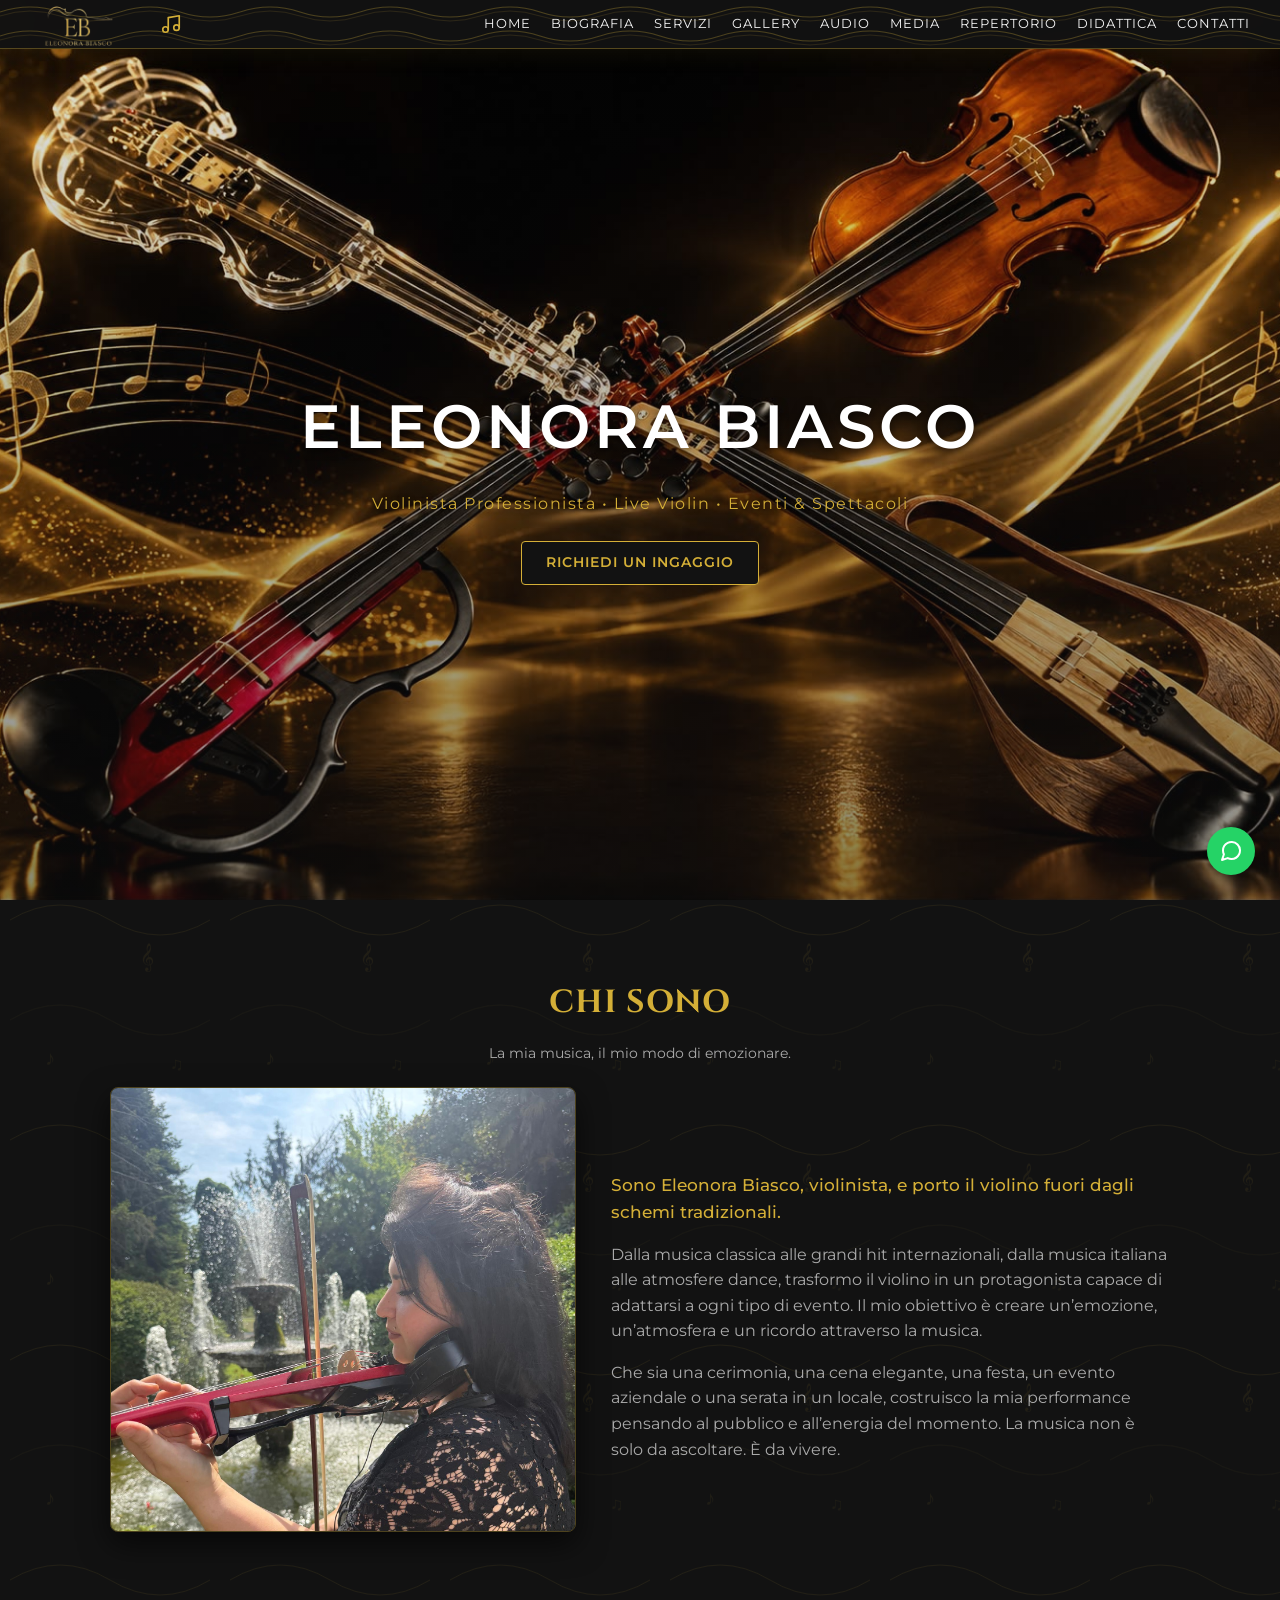
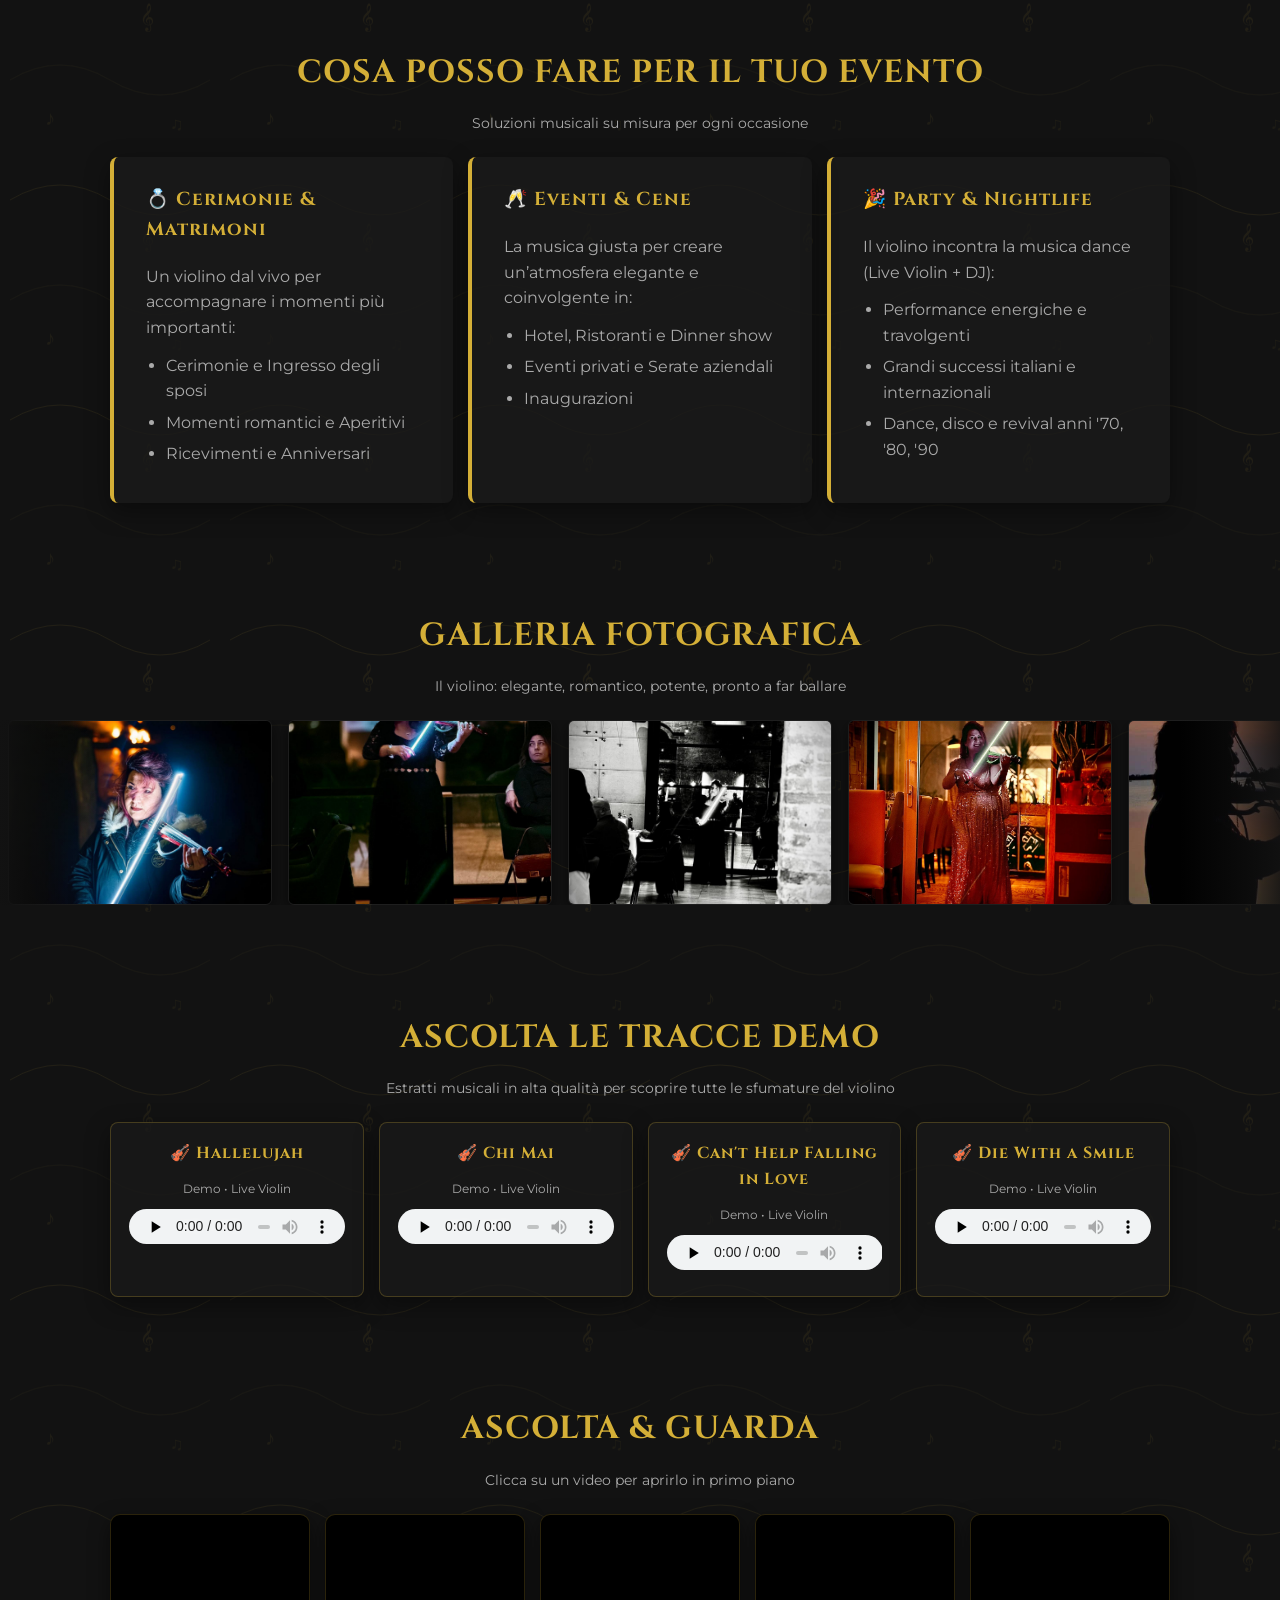
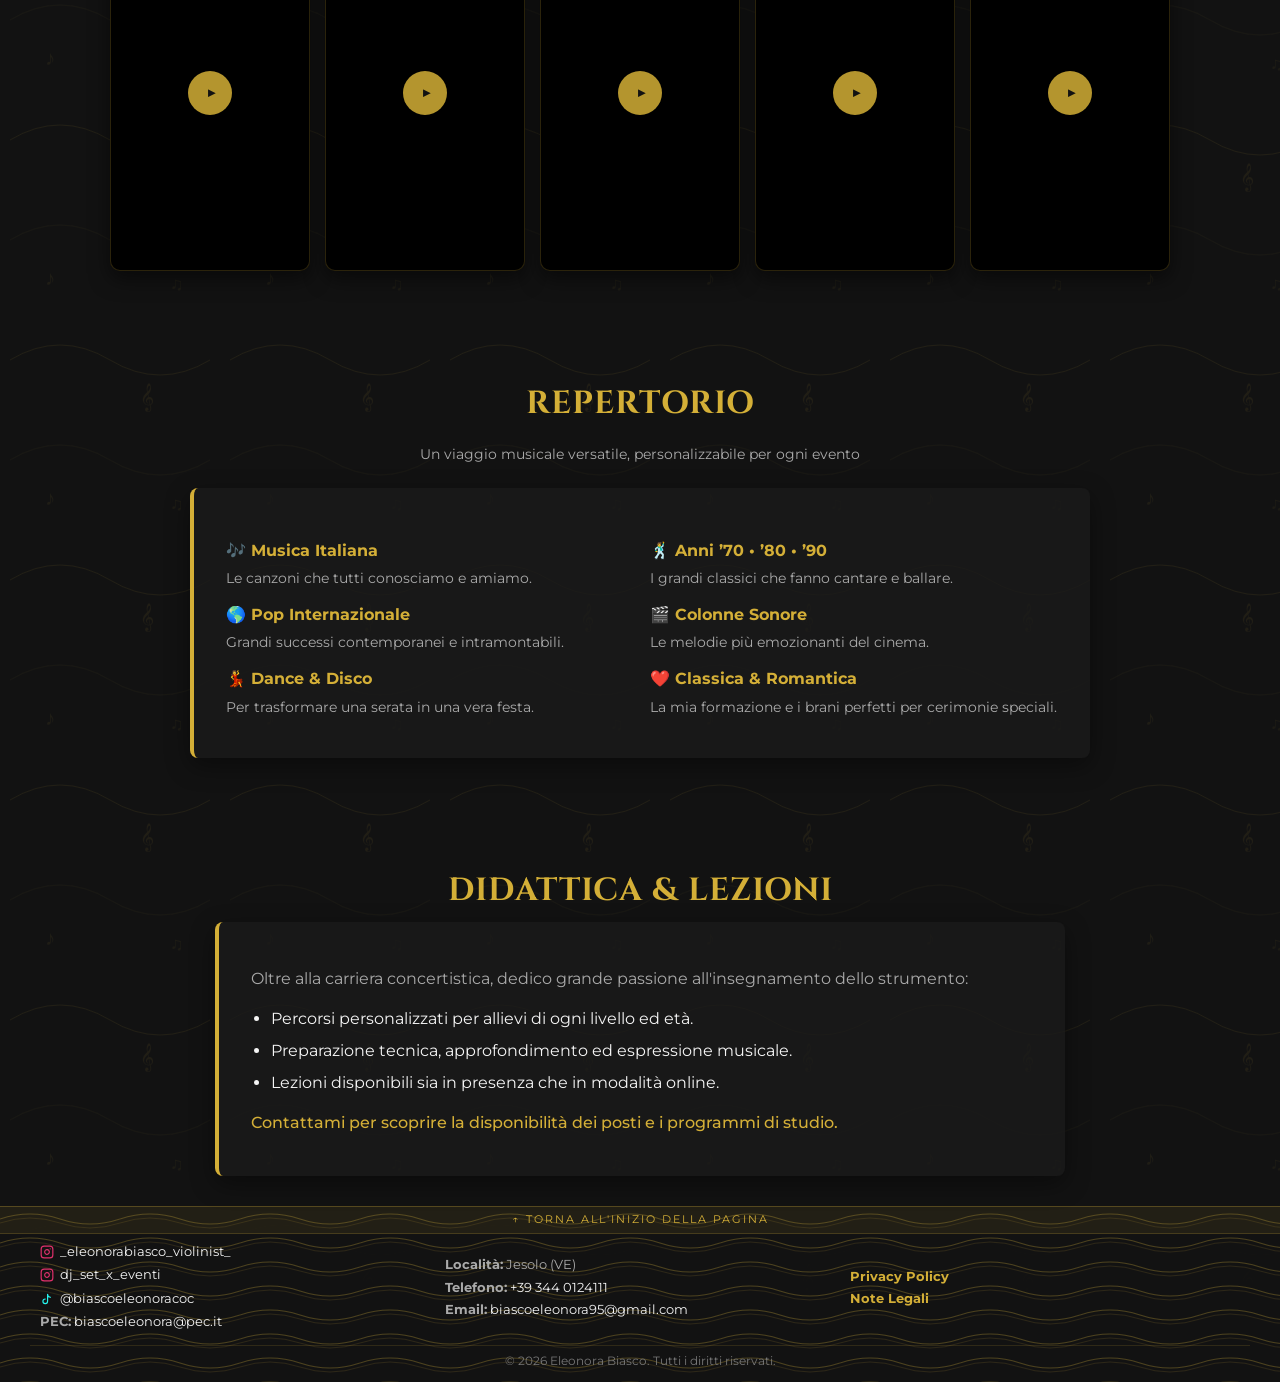
<file: index.html>
<!DOCTYPE html>
<html lang="it">
<head>
  <meta charset="UTF-8">
  <meta name="viewport" content="width=device-width, initial-scale=1.0">
  <title>Eleonora Biasco | Violinista Professionista</title>
  <link rel="stylesheet" href="style.css">
  <link href="https://fonts.googleapis.com/css2?family=Cinzel:wght@400;600;700&family=Great+Vibes&family=Montserrat:wght@300;400;500;600&display=swap" rel="stylesheet">
</head>
<body>

  <!-- Menu di Navigazione Superiore -->
  <header>
    <a href="#home" class="logo-link">
      <img src="img/foto22.png" alt="Eleonora Biasco Logo" class="header-logo" onerror="this.onerror=null; this.src='img/foto22.jpg';">
      <svg class="header-icon-music" xmlns="http://www.w3.org/2000/svg" width="22" height="22" viewBox="0 0 24 24" fill="none" stroke="#d4af37" stroke-width="1.8" stroke-linecap="round" stroke-linejoin="round">
        <path d="M9 18V5l12-2v13"></path>
        <circle cx="6" cy="18" r="3"></circle>
        <circle cx="18" cy="16" r="3"></circle>
      </svg>
    </a>
    <nav>
      <a href="#home">Home</a>
      <a href="#bio">Biografia</a>
      <a href="#servizi">Servizi</a>
      <a href="#gallery">Gallery</a>
      <a href="#audio">Audio</a>
      <a href="#media">Media</a>
      <a href="#repertorio">Repertorio</a>
      <a href="#didattica">Didattica</a>
      <a href="#contatti">Contatti</a>
    </nav>
  </header>

  <!-- Hero Section -->
  <section id="home" class="hero" style="background: url('img/foto23.jpeg') center/cover no-repeat;">
    <div class="hero-overlay"></div>
    <div class="hero-content">
      <h2>Eleonora Biasco</h2>
      <p>Violinista Professionista • Live Violin • Eventi & Spettacoli</p>
      <a href="#contatti" class="btn-hero"><span>Richiedi un Ingaggio</span></a>
    </div>
  </section>

  <!-- Sezione Biografia -->
  <section id="bio" class="bio-section">
    <div class="container">
      <h2 class="reveal-item">Chi Sono</h2>
      <p class="subtitle reveal-item">La mia musica, il mio modo di emozionare.</p>
      <div class="bio-grid reveal-item">
        <div class="bio-img-wrapper">
          <img src="img/foto16.jpeg" alt="Eleonora Biasco Violinista" onerror="this.onerror=null; this.src='img/foto16.jpg';">
        </div>
        <div class="bio-text">
          <p class="lead">Sono Eleonora Biasco, violinista, e porto il violino fuori dagli schemi tradizionali.</p>
          <p>Dalla musica classica alle grandi hit internazionali, dalla musica italiana alle atmosfere dance, trasformo il violino in un protagonista capace di adattarsi a ogni tipo di evento. Il mio obiettivo è creare un’emozione, un’atmosfera e un ricordo attraverso la musica.</p>
          <p>Che sia una cerimonia, una cena elegante, una festa, un evento aziendale o una serata in un locale, costruisco la mia performance pensando al pubblico e all’energia del momento. La musica non è solo da ascoltare. È da vivere.</p>
        </div>
      </div>
    </div>
  </section>

  <!-- Sezione Cosa Posso Fare (Servizi) -->
  <section id="servizi" class="servizi-section">
    <div class="container">
      <h2 class="reveal-item">Cosa Posso Fare Per Il Tuo Evento</h2>
      <p class="subtitle reveal-item">Soluzioni musicali su misura per ogni occasione</p>
      
      <div class="media-grid-services reveal-item" style="display: grid; grid-template-columns: repeat(auto-fit, minmax(280px, 1fr)); gap: 15px;">
        <div class="didattica-box" style="margin: 0; border-left-color: var(--primary-color);">
          <h3 style="color: var(--primary-color); margin-top: 0;">💍 Cerimonie & Matrimoni</h3>
          <p>Un violino dal vivo per accompagnare i momenti più importanti:</p>
          <ul style="margin: 8px 0; padding-left: 20px; color: var(--text-muted);">
            <li>Cerimonie e Ingresso degli sposi</li>
            <li>Momenti romantici e Aperitivi</li>
            <li>Ricevimenti e Anniversari</li>
          </ul>
        </div>

        <div class="didattica-box" style="margin: 0; border-left-color: var(--primary-color);">
          <h3 style="color: var(--primary-color); margin-top: 0;">🥂 Eventi & Cene</h3>
          <p>La musica giusta per creare un’atmosfera elegante e coinvolgente in:</p>
          <ul style="margin: 8px 0; padding-left: 20px; color: var(--text-muted);">
            <li>Hotel, Ristoranti e Dinner show</li>
            <li>Eventi privati e Serate aziendali</li>
            <li>Inaugurazioni</li>
          </ul>
        </div>

        <div class="didattica-box" style="margin: 0; border-left-color: var(--primary-color);">
          <h3 style="color: var(--primary-color); margin-top: 0;">🎉 Party & Nightlife</h3>
          <p>Il violino incontra la musica dance (Live Violin + DJ):</p>
          <ul style="margin: 8px 0; padding-left: 20px; color: var(--text-muted);">
            <li>Performance energiche e travolgenti</li>
            <li>Grandi successi italiani e internazionali</li>
            <li>Dance, disco e revival anni '70, '80, '90</li>
          </ul>
        </div>
      </div>
    </div>
  </section>

  <!-- Galleria Fotografica Infinita -->
  <section id="gallery" class="gallery-section">
    <div class="container">
      <h2 class="reveal-item">Galleria Fotografica</h2>
      <p class="subtitle reveal-item">Il violino: elegante, romantico, potente, pronto a far ballare</p>
    </div>
    <div class="infinite-slider reveal-item">
      <div class="slider-track" id="sliderTrack"></div>
    </div>
  </section>

  <!-- Sezione Audio & Demo -->
  <section id="audio" class="audio-section">
    <div class="container">
      <h2 class="reveal-item">Ascolta le Tracce Demo</h2>
      <p class="subtitle reveal-item">Estratti musicali in alta qualità per scoprire tutte le sfumature del violino</p>
      
      <div class="audio-grid">
        <div class="audio-card reveal-item">
          <h3>🎻 Hallelujah</h3>
          <p class="audio-desc">Demo • Live Violin</p>
          <audio controls preload="none" class="custom-audio">
            <source src="audio/demo1.m4a" type="audio/mp4">
            Il tuo browser non supporta l'elemento audio.
          </audio>
        </div>

        <div class="audio-card reveal-item">
          <h3>🎻 Chi Mai</h3>
          <p class="audio-desc">Demo • Live Violin</p>
          <audio controls preload="none" class="custom-audio">
            <source src="audio/demo2.m4a" type="audio/mp4">
            Il tuo browser non supporta l'elemento audio.
          </audio>
        </div>

        <div class="audio-card reveal-item">
          <h3>🎻 Can't Help Falling in Love</h3>
          <p class="audio-desc">Demo • Live Violin</p>
          <audio controls preload="none" class="custom-audio">
            <source src="audio/demo3.m4a" type="audio/mp4">
            Il tuo browser non supporta l'elemento audio.
          </audio>
        </div>

        <div class="audio-card reveal-item">
          <h3>🎻 Die With a Smile</h3>
          <p class="audio-desc">Demo • Live Violin</p>
          <audio controls preload="none" class="custom-audio">
            <source src="audio/demo4.m4a" type="audio/mp4">
            Il tuo browser non supporta l'elemento audio.
          </audio>
        </div>
      </div>
    </div>
  </section>

  <!-- Sezione Video / Performance -->
  <section id="media" class="media-section">
    <div class="container">
      <h2 class="reveal-item">Ascolta & Guarda</h2>
      <p class="subtitle reveal-item">Clicca su un video per aprirlo in primo piano</p>
      <div class="media-grid">
        <div class="video-wrapper reveal-item" data-src="video/video1.mp4">
          <video muted preload="metadata">
            <source src="video/video1.mp4" type="video/mp4">
            <source src="video/video1.mov" type="video/quicktime">
          </video>
          <div class="play-overlay">▶</div>
        </div>
        <div class="video-wrapper reveal-item" data-src="video/video2.mp4">
          <video muted preload="metadata">
            <source src="video/video2.mp4" type="video/mp4">
            <source src="video/video2.mov" type="video/quicktime">
          </video>
          <div class="play-overlay">▶</div>
        </div>
        <div class="video-wrapper reveal-item" data-src="video/video3.mp4">
          <video muted preload="metadata">
            <source src="video/video3.mp4" type="video/mp4">
            <source src="video/video3.mov" type="video/quicktime">
          </video>
          <div class="play-overlay">▶</div>
        </div>
        <div class="video-wrapper reveal-item" data-src="video/video4.mp4">
          <video muted preload="metadata">
            <source src="video/video4.mp4" type="video/mp4">
            <source src="video/video4.mov" type="video/quicktime">
          </video>
          <div class="play-overlay">▶</div>
        </div>
        <div class="video-wrapper reveal-item" data-src="video/video5.mp4">
          <video muted preload="metadata">
            <source src="video/video5.mp4" type="video/mp4">
            <source src="video/video5.mov" type="video/quicktime">
          </video>
          <div class="play-overlay">▶</div>
        </div>
      </div>
    </div>
  </section>

  <div id="videoModal" class="video-modal">
    <span class="close-modal" id="closeModal">&times;</span>
    <div class="modal-content-wrapper">
      <video id="modalVideo" controls></video>
    </div>
  </div>

  <!-- Sezione Repertorio -->
  <section id="repertorio" class="repertorio-section">
    <div class="container">
      <h2 class="reveal-item">Repertorio</h2>
      <p class="subtitle reveal-item">Un viaggio musicale versatile, personalizzabile per ogni evento</p>
      <div class="didattica-box reveal-item" style="max-width: 900px;">
        <div style="display: grid; grid-template-columns: repeat(auto-fit, minmax(250px, 1fr)); gap: 15px;">
          <div>
            <h4 style="color: var(--primary-color); margin-bottom: 4px;">🎶 Musica Italiana</h4>
            <p style="font-size: 0.88rem; margin-top: 0;">Le canzoni che tutti conosciamo e amiamo.</p>
            
            <h4 style="color: var(--primary-color); margin-bottom: 4px; margin-top: 12px;">🌎 Pop Internazionale</h4>
            <p style="font-size: 0.88rem; margin-top: 0;">Grandi successi contemporanei e intramontabili.</p>

            <h4 style="color: var(--primary-color); margin-bottom: 4px; margin-top: 12px;">💃 Dance & Disco</h4>
            <p style="font-size: 0.88rem; margin-top: 0;">Per trasformare una serata in una vera festa.</p>
          </div>
          <div>
            <h4 style="color: var(--primary-color); margin-bottom: 4px;">🕺 Anni ’70 • ’80 • ’90</h4>
            <p style="font-size: 0.88rem; margin-top: 0;">I grandi classici che fanno cantare e ballare.</p>

            <h4 style="color: var(--primary-color); margin-bottom: 4px; margin-top: 12px;">🎬 Colonne Sonore</h4>
            <p style="font-size: 0.88rem; margin-top: 0;">Le melodie più emozionanti del cinema.</p>

            <h4 style="color: var(--primary-color); margin-bottom: 4px; margin-top: 12px;">❤️ Classica & Romantica</h4>
            <p style="font-size: 0.88rem; margin-top: 0;">La mia formazione e i brani perfetti per cerimonie speciali.</p>
          </div>
        </div>
      </div>
    </div>
  </section>

  <!-- Sezione Didattica -->
  <section id="didattica" class="didattica-section">
    <div class="container">
      <h2 class="reveal-item">Didattica & Lezioni</h2>
      <div class="didattica-box reveal-item">
        <p>Oltre alla carriera concertistica, dedico grande passione all'insegnamento dello strumento:</p>
        <ul>
          <li>Percorsi personalizzati per allievi di ogni livello ed età.</li>
          <li>Preparazione tecnica, approfondimento ed espressione musicale.</li>
          <li>Lezioni disponibili sia in presenza che in modalità online.</li>
        </ul>
        <p class="highlight-text">Contattami per scoprire la disponibilità dei posti e i programmi di studio.</p>
      </div>
    </div>
  </section>

  <!-- Badge WhatsApp Fluttuante -->
  <div class="floating-buttons" id="floatingButtons">
    <a href="https://wa.me/393440124111?text=Ciao,%20vorrei%20ricevere%20maggiori%20informazioni." target="_blank" class="float-btn whatsapp-float" title="Scrivi su WhatsApp">
      <svg xmlns="http://www.w3.org/2000/svg" width="24" height="24" viewBox="0 0 24 24" fill="none" stroke="currentColor" stroke-width="2" stroke-linecap="round" stroke-linejoin="round"><path d="M21 11.5a8.38 8.38 0 0 1-.9 3.8 8.5 8.5 0 0 1-7.6 4.7 8.38 8.38 0 0 1-3.8-.9L3 21l1.9-5.7a8.38 8.38 0 0 1-.9-3.8 8.5 8.5 0 0 1 4.7-7.6 8.38 8.38 0 0 1 3.8-.9h.5a8.48 8.48 0 0 1 8 8v.5z"></path></svg>
    </a>
  </div>

  <!-- Footer -->
  <footer id="contatti">
    <a href="#home" class="footer-top-bar" title="Torna all'inizio">
      ↑ Torna all'inizio della pagina
    </a>
    <div class="footer-content">
      
      <div class="footer-col footer-col-left">
        <a href="https://www.instagram.com/_eleonorabiasco_violinist_?stkn=MXVkNWNlazJsZmQwcQ==" target="_blank" class="footer-social-link">
          <svg xmlns="http://www.w3.org/2000/svg" width="14" height="14" viewBox="0 0 24 24" fill="none" stroke="#E1306C" stroke-width="2" stroke-linecap="round" stroke-linejoin="round"><rect x="2" y="2" width="20" height="20" rx="5" ry="5"></rect><path d="M16 11.37A4 4 0 1 1 12.63 8 4 4 0 0 1 16 11.37z"></path><line x1="17.5" y1="6.5" x2="17.51" y2="6.5"></line></svg>
          _eleonorabiasco_violinist_
        </a>
        <a href="https://www.instagram.com/dj_set_x_eventi?stkn=MWd2aWpudjIzcGs3Mg==" target="_blank" class="footer-social-link">
          <svg xmlns="http://www.w3.org/2000/svg" width="14" height="14" viewBox="0 0 24 24" fill="none" stroke="#E1306C" stroke-width="2" stroke-linecap="round" stroke-linejoin="round"><rect x="2" y="2" width="20" height="20" rx="5" ry="5"></rect><path d="M16 11.37A4 4 0 1 1 12.63 8 4 4 0 0 1 16 11.37z"></path><line x1="17.5" y1="6.5" x2="17.51" y2="6.5"></line></svg>
          dj_set_x_eventi
        </a>
        <a href="https://www.tiktok.com/@biascoeleonoracoc?_r=1&_t=ZN-99b9D42UOcI" target="_blank" class="footer-social-link">
          <svg xmlns="http://www.w3.org/2000/svg" width="14" height="14" viewBox="0 0 24 24" fill="none" stroke="#25F4EE" stroke-width="2" stroke-linecap="round" stroke-linejoin="round"><path d="M9 12a4 4 0 1 0 4 4V4a5 5 0 0 0 5 5"></path></svg>
          @biascoeleonoracoc
        </a>
        <p class="footer-pec"><strong>PEC:</strong> <a href="mailto:biascoeleonora@pec.it">biascoeleonora@pec.it</a></p>
      </div>

      <div class="footer-col footer-col-mid">
        <p class="footer-highlight"><strong>Località:</strong> Jesolo (VE)</p>
        <p class="footer-highlight"><strong>Telefono:</strong> <a href="tel:+393440124111">+39 344 0124111</a></p>
        <p class="footer-highlight"><strong>Email:</strong> <a href="mailto:biascoeleonora95@gmail.com">biascoeleonora95@gmail.com</a></p>
      </div>

      <div class="footer-col footer-col-right">
        <p><a href="privacy.html" class="footer-gold-link">Privacy Policy</a></p>
        <p><a href="note-legali.html" class="footer-gold-link">Note Legali</a></p>
      </div>

    </div>

    <div class="footer-bottom-copyright">
      &copy; 2026 Eleonora Biasco. Tutti i diritti riservati.
    </div>
  </footer>

  <script>
    const observerOptions = {
      root: null,
      rootMargin: '0px',
      threshold: 0.1
    };

    const revealObserver = new IntersectionObserver((entries, observer) => {
      entries.forEach(entry => {
        if (entry.isIntersecting) {
          entry.target.classList.add('active');
        }
      });
    }, observerOptions);

    document.querySelectorAll('.reveal-item').forEach(element => {
      revealObserver.observe(element);
    });

    window.addEventListener('scroll', () => {
      const footer = document.querySelector('footer');
      const floatingButtons = document.getElementById('floatingButtons');
      if (footer && floatingButtons) {
        const footerRect = footer.getBoundingClientRect();
        const windowHeight = window.innerHeight;
        
        if (footerRect.top < windowHeight) {
          floatingButtons.classList.add('hidden');
        } else {
          floatingButtons.classList.remove('hidden');
        }
      }
    });

    const track = document.getElementById('sliderTrack');
    let slidesHTML = '';
    for (let i = 1; i <= 20; i++) {
      let extraClass = (i === 11 || i === 19) ? 'class="fix-contain"' : '';
      slidesHTML += `
        <div class="slide">
          <img src="img/foto${i}.jpeg" alt="Eleonora Biasco Foto ${i}" ${extraClass} onerror="this.onerror=null; this.src='img/foto${i}.jpg';">
        </div>
      `;
    }
    track.innerHTML = slidesHTML + slidesHTML + slidesHTML;
    track.style.width = `calc(280px * 60)`;

    const styleSheet = document.styleSheets[0];
    const keyframes = `
      @keyframes scrollGallery {
        0% { transform: translateX(0); }
        100% { transform: translateX(calc(-280px * 20)); }
      }
    `;
    try { styleSheet.insertRule(keyframes, styleSheet.cssRules.length); } catch (e) {}

    const videoModal = document.getElementById('videoModal');
    const modalVideo = document.getElementById('modalVideo');
    const closeModal = document.getElementById('closeModal');
    const videoWrappers = document.querySelectorAll('.video-wrapper');

    function pauseAllVideos() {
      document.querySelectorAll('video').forEach(vid => {
        vid.pause();
      });
    }

    document.querySelectorAll('video').forEach(videoElement => {
      videoElement.addEventListener('play', () => {
        document.querySelectorAll('video').forEach(other => {
          if (other !== videoElement) {
            other.pause();
          }
        });
      });
    });

    videoWrappers.forEach(wrapper => {
      wrapper.addEventListener('click', () => {
        pauseAllVideos();
        const src = wrapper.getAttribute('data-src');
        modalVideo.src = src;
        videoModal.classList.add('active');
        document.body.style.overflow = 'hidden';
        modalVideo.play();
      });
    });

    function closeVideoModal() {
      modalVideo.pause();
      modalVideo.src = '';
      videoModal.classList.remove('active');
      document.body.style.overflow = 'auto';
    }

    closeModal.addEventListener('click', closeVideoModal);
    
    videoModal.addEventListener('click', (e) => {
      if (e.target === videoModal) {
        closeVideoModal();
      }
    });

    document.addEventListener('keydown', (e) => {
      if (e.key === 'Escape') {
        closeVideoModal();
      }
    });
  </script>

</body>
</html>
</file>
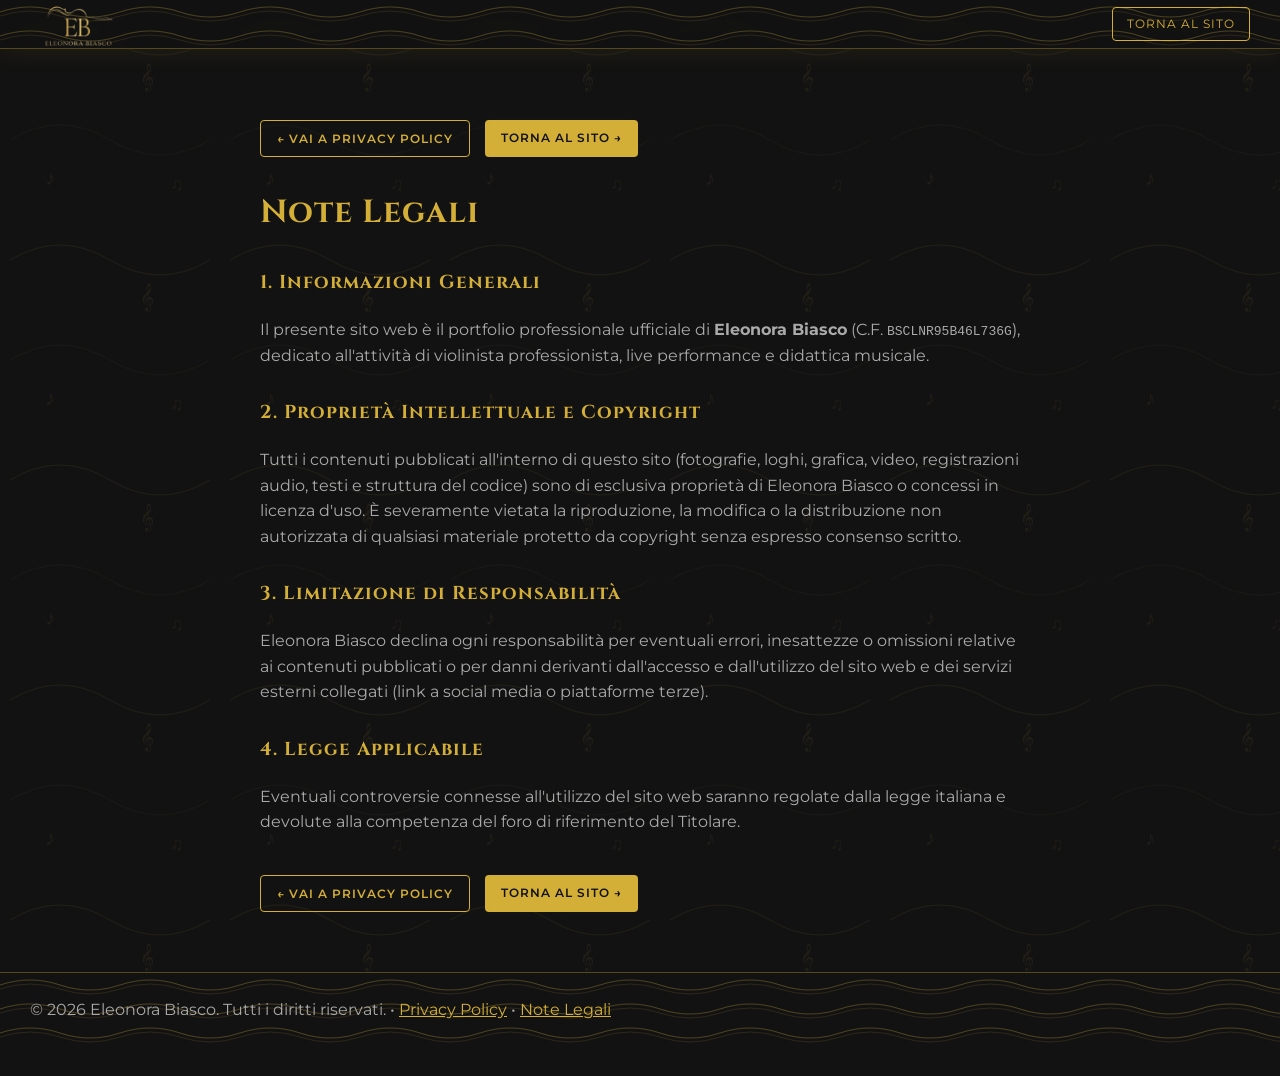
<file: note-legali.html>
<!DOCTYPE html>
<html lang="it">
<head>
  <meta charset="UTF-8">
  <meta name="viewport" content="width=device-width, initial-scale=1.0">
  <title>Note Legali | Eleonora Biasco</title>
  <link rel="stylesheet" href="style.css">
  <link href="https://fonts.googleapis.com/css2?family=Cinzel:wght@400;600;700&family=Montserrat:wght@300;400;500;600&display=swap" rel="stylesheet">
</head>
<body style="padding-top: 80px;">

  <header>
    <a href="index.html#home" class="logo-link">
      <img src="img/foto22.png" alt="Logo" class="header-logo" onerror="this.onerror=null; this.src='img/foto22.jpg';">
    </a>
    <nav>
      <a href="index.html#home" style="color: var(--primary-color); border: 1px solid var(--primary-color); padding: 6px 14px; border-radius: 4px; text-decoration: none; font-size: 0.75rem; text-transform: uppercase; letter-spacing: 1px;">Torna al Sito</a>
    </nav>
  </header>

  <div class="container" style="max-width: 800px; padding: 40px 20px; color: var(--text-muted);">
    
    <!-- Pulsanti di navigazione rapida -->
    <div style="display: flex; gap: 15px; margin-bottom: 30px; flex-wrap: wrap;">
      <a href="privacy.html" style="background-color: transparent; border: 1px solid var(--primary-color); color: var(--primary-color); padding: 8px 16px; border-radius: 4px; text-decoration: none; font-weight: 600; font-size: 0.75rem; text-transform: uppercase; letter-spacing: 1px;">← Vai a Privacy Policy</a>
      <a href="index.html#home" style="background-color: var(--primary-color); color: #121212; padding: 8px 16px; border-radius: 4px; text-decoration: none; font-weight: 600; font-size: 0.75rem; text-transform: uppercase; letter-spacing: 1px;">Torna al Sito →</a>
    </div>

    <h1 style="color: var(--primary-color); font-family: var(--font-heading); margin-bottom: 30px;">Note Legali</h1>
    
    <h3 style="color: var(--primary-color); margin-top: 30px;">1. Informazioni Generali</h3>
    <p>Il presente sito web è il portfolio professionale ufficiale di <strong>Eleonora Biasco</strong> (C.F. <code>BSCLNR95B46L736G</code>), dedicato all'attività di violinista professionista, live performance e didattica musicale.</p>

    <h3 style="color: var(--primary-color); margin-top: 30px;">2. Proprietà Intellettuale e Copyright</h3>
    <p>Tutti i contenuti pubblicati all'interno di questo sito (fotografie, loghi, grafica, video, registrazioni audio, testi e struttura del codice) sono di esclusiva proprietà di Eleonora Biasco o concessi in licenza d'uso. È severamente vietata la riproduzione, la modifica o la distribuzione non autorizzata di qualsiasi materiale protetto da copyright senza espresso consenso scritto.</p>

    <h3 style="color: var(--primary-color); margin-top: 30px;">3. Limitazione di Responsabilità</h3>
    <p>Eleonora Biasco declina ogni responsabilità per eventuali errori, inesattezze o omissioni relative ai contenuti pubblicati o per danni derivanti dall'accesso e dall'utilizzo del sito web e dei servizi esterni collegati (link a social media o piattaforme terze).</p>

    <h3 style="color: var(--primary-color); margin-top: 30px;">4. Legge Applicabile</h3>
    <p>Eventuali controversie connesse all'utilizzo del sito web saranno regolate dalla legge italiana e devolute alla competenza del foro di riferimento del Titolare.</p>
    
    <!-- Pulsanti di navigazione in fondo -->
    <div style="display: flex; gap: 15px; margin-top: 40px; margin-bottom: 20px; flex-wrap: wrap;">
      <a href="privacy.html" style="background-color: transparent; border: 1px solid var(--primary-color); color: var(--primary-color); padding: 8px 16px; border-radius: 4px; text-decoration: none; font-weight: 600; font-size: 0.75rem; text-transform: uppercase; letter-spacing: 1px;">← Vai a Privacy Policy</a>
      <a href="index.html#home" style="background-color: var(--primary-color); color: #121212; padding: 8px 16px; border-radius: 4px; text-decoration: none; font-weight: 600; font-size: 0.75rem; text-transform: uppercase; letter-spacing: 1px;">Torna al Sito →</a>
    </div>

  </div>

  <footer>
    <p>&copy; 2026 Eleonora Biasco. Tutti i diritti riservati. • <a href="privacy.html" style="color: var(--primary-color);">Privacy Policy</a> • <a href="note-legali.html" style="color: var(--primary-color);">Note Legali</a></p>
  </footer>

</body>
</html>
</file>
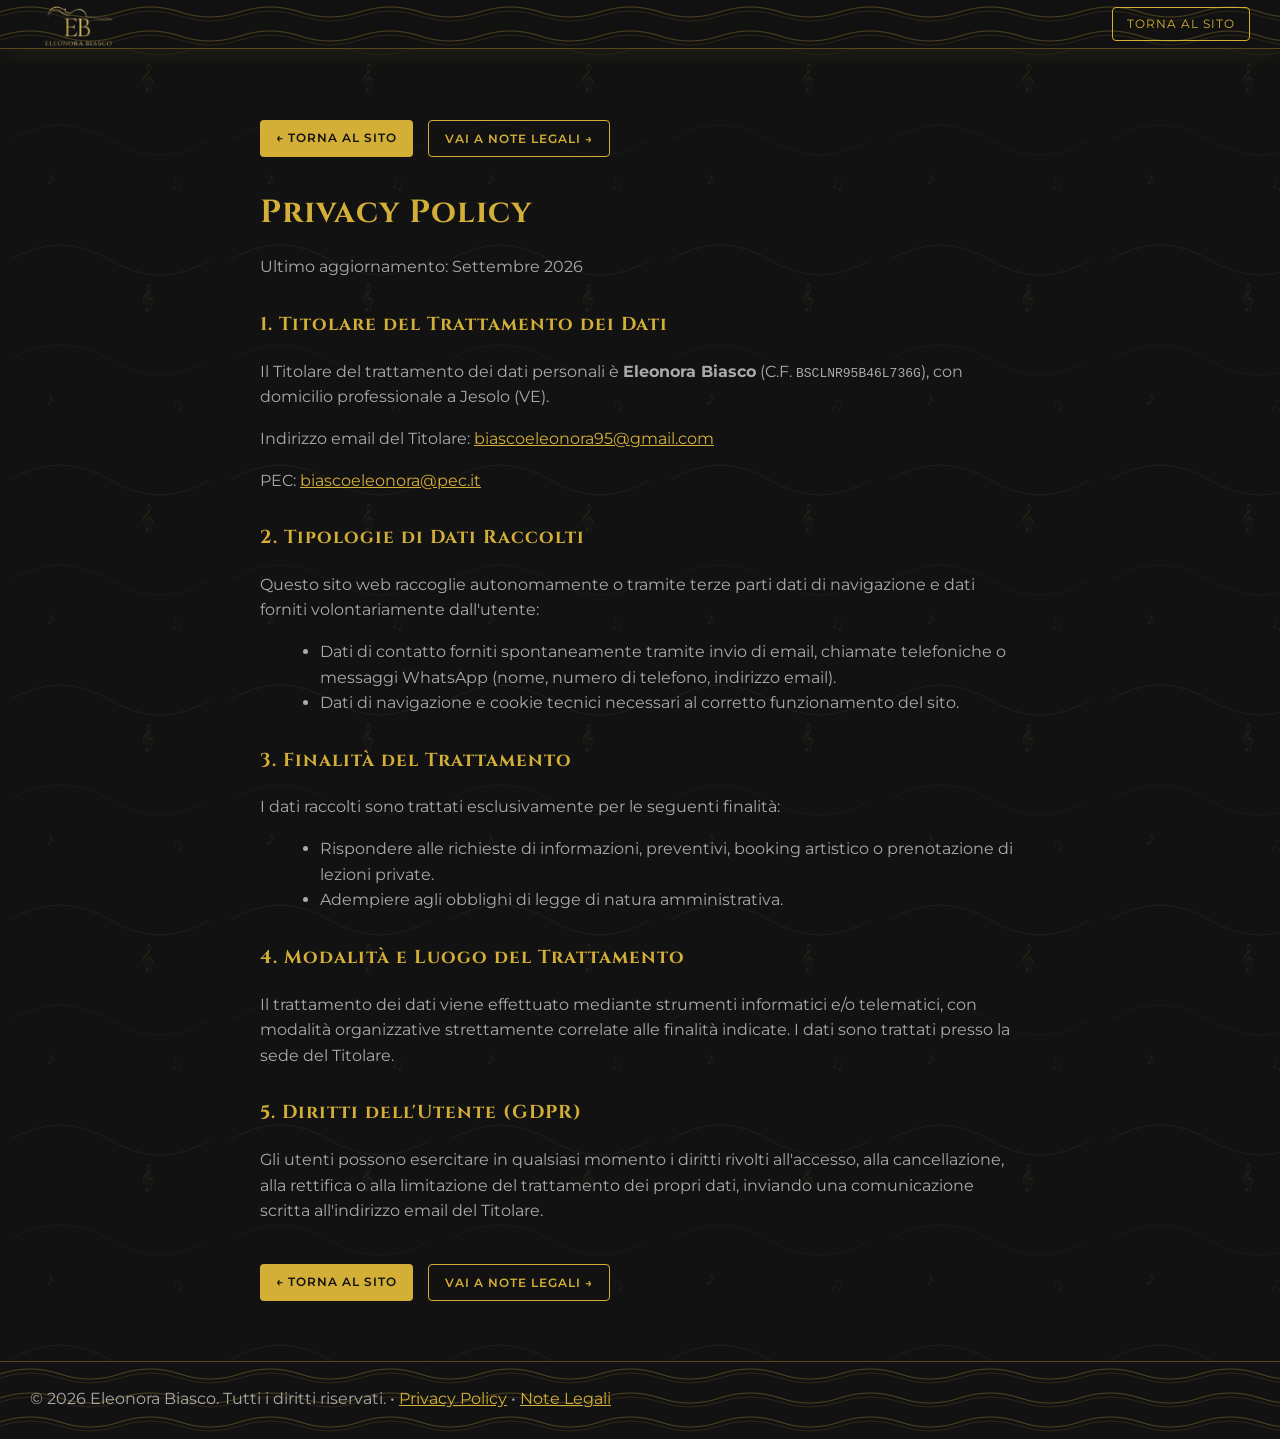
<file: privacy.html>
<!DOCTYPE html>
<html lang="it">
<head>
  <meta charset="UTF-8">
  <meta name="viewport" content="width=device-width, initial-scale=1.0">
  <title>Privacy Policy | Eleonora Biasco</title>
  <link rel="stylesheet" href="style.css">
  <link href="https://fonts.googleapis.com/css2?family=Cinzel:wght@400;600;700&family=Montserrat:wght@300;400;500;600&display=swap" rel="stylesheet">
</head>
<body style="padding-top: 80px;">

  <header>
    <a href="index.html#home" class="logo-link">
      <img src="img/foto22.png" alt="Logo" class="header-logo" onerror="this.onerror=null; this.src='img/foto22.jpg';">
    </a>
    <nav>
      <a href="index.html#home" style="color: var(--primary-color); border: 1px solid var(--primary-color); padding: 6px 14px; border-radius: 4px; text-decoration: none; font-size: 0.75rem; text-transform: uppercase; letter-spacing: 1px;">Torna al Sito</a>
    </nav>
  </header>

  <div class="container" style="max-width: 800px; padding: 40px 20px; color: var(--text-muted);">
    
    <!-- Pulsanti di navigazione rapida -->
    <div style="display: flex; gap: 15px; margin-bottom: 30px; flex-wrap: wrap;">
      <a href="index.html#home" style="background-color: var(--primary-color); color: #121212; padding: 8px 16px; border-radius: 4px; text-decoration: none; font-weight: 600; font-size: 0.75rem; text-transform: uppercase; letter-spacing: 1px;">← Torna al Sito</a>
      <a href="note-legali.html" style="background-color: transparent; border: 1px solid var(--primary-color); color: var(--primary-color); padding: 8px 16px; border-radius: 4px; text-decoration: none; font-weight: 600; font-size: 0.75rem; text-transform: uppercase; letter-spacing: 1px;">Vai a Note Legali →</a>
    </div>

    <h1 style="color: var(--primary-color); font-family: var(--font-heading); margin-bottom: 10px;">Privacy Policy</h1>
    <p style="margin-bottom: 30px;">Ultimo aggiornamento: Settembre 2026</p>

    <h3 style="color: var(--primary-color); margin-top: 30px;">1. Titolare del Trattamento dei Dati</h3>
    <p>Il Titolare del trattamento dei dati personali è <strong>Eleonora Biasco</strong> (C.F. <code>BSCLNR95B46L736G</code>), con domicilio professionale a Jesolo (VE).</p>
    <p>Indirizzo email del Titolare: <a href="mailto:biascoeleonora95@gmail.com" style="color: var(--primary-color);">biascoeleonora95@gmail.com</a></p>
    <p>PEC: <a href="mailto:biascoeleonora@pec.it" style="color: var(--primary-color);">biascoeleonora@pec.it</a></p>

    <h3 style="color: var(--primary-color); margin-top: 30px;">2. Tipologie di Dati Raccolti</h3>
    <p>Questo sito web raccoglie autonomamente o tramite terze parti dati di navigazione e dati forniti volontariamente dall'utente:</p>
    <ul style="margin-left: 20px; margin-bottom: 15px;">
      <li>Dati di contatto forniti spontaneamente tramite invio di email, chiamate telefoniche o messaggi WhatsApp (nome, numero di telefono, indirizzo email).</li>
      <li>Dati di navigazione e cookie tecnici necessari al corretto funzionamento del sito.</li>
    </ul>

    <h3 style="color: var(--primary-color); margin-top: 30px;">3. Finalità del Trattamento</h3>
    <p>I dati raccolti sono trattati esclusivamente per le seguenti finalità:</p>
    <ul style="margin-left: 20px; margin-bottom: 15px;">
      <li>Rispondere alle richieste di informazioni, preventivi, booking artistico o prenotazione di lezioni private.</li>
      <li>Adempiere agli obblighi di legge di natura amministrativa.</li>
    </ul>

    <h3 style="color: var(--primary-color); margin-top: 30px;">4. Modalità e Luogo del Trattamento</h3>
    <p>Il trattamento dei dati viene effettuato mediante strumenti informatici e/o telematici, con modalità organizzative strettamente correlate alle finalità indicate. I dati sono trattati presso la sede del Titolare.</p>

    <h3 style="color: var(--primary-color); margin-top: 30px;">5. Diritti dell'Utente (GDPR)</h3>
    <p>Gli utenti possono esercitare in qualsiasi momento i diritti rivolti all'accesso, alla cancellazione, alla rettifica o alla limitazione del trattamento dei propri dati, inviando una comunicazione scritta all'indirizzo email del Titolare.</p>
    
    <!-- Pulsanti di navigazione in fondo -->
    <div style="display: flex; gap: 15px; margin-top: 40px; margin-bottom: 20px; flex-wrap: wrap;">
      <a href="index.html#home" style="background-color: var(--primary-color); color: #121212; padding: 8px 16px; border-radius: 4px; text-decoration: none; font-weight: 600; font-size: 0.75rem; text-transform: uppercase; letter-spacing: 1px;">← Torna al Sito</a>
      <a href="note-legali.html" style="background-color: transparent; border: 1px solid var(--primary-color); color: var(--primary-color); padding: 8px 16px; border-radius: 4px; text-decoration: none; font-weight: 600; font-size: 0.75rem; text-transform: uppercase; letter-spacing: 1px;">Vai a Note Legali →</a>
    </div>

  </div>

  <footer>
    <p>&copy; 2026 Eleonora Biasco. Tutti i diritti riservati. • <a href="privacy.html" style="color: var(--primary-color);">Privacy Policy</a> • <a href="note-legali.html" style="color: var(--primary-color);">Note Legali</a></p>
  </footer>

</body>
</html>
</file>
<file: style.css>
/* VARIABILI PER I COLORI E FONT */
:root {
  --primary-color: #d4af37;
  --bg-color: #121212;
  --bg-card: rgba(26, 26, 26, 0.75);
  --text-color: #f5f5f5;
  --text-muted: #aaaaaa;
  --font-heading: 'Cinzel', serif;
  --font-body: 'Montserrat', sans-serif;
  --font-name: 'Great Vibes', cursive;
}

html {
  scroll-behavior: smooth;
  box-sizing: border-box;
}

*, *:before, *:after {
  box-sizing: inherit;
}

body {
  font-family: var(--font-body);
  margin: 0;
  padding: 0;
  background-color: var(--bg-color);
  background-image: url("data:image/svg+xml,%3Csvg width='220' height='220' viewBox='0 0 220 220' xmlns='http://www.w3.org/2000/svg'%3E%3Cpath d='M10 40 Q 60 10, 110 40 T 210 40' fill='none' stroke='%23d4af37' stroke-width='1' opacity='0.08'/%3E%3Cpath d='M10 140 Q 60 110, 110 140 T 210 140' fill='none' stroke='%23d4af37' stroke-width='0.7' opacity='0.06'/%3E%3Ctext x='140' y='85' fill='%23d4af37' opacity='0.075' font-size='24' font-family='serif'%3E𝄞%3C/text%3E%3Ctext x='45' y='185' fill='%23d4af37' opacity='0.065' font-size='20'%3E♪%3C/text%3E%3Ctext x='170' y='190' fill='%23d4af37' opacity='0.06' font-size='18'%3E♫%3C/text%3E%3C/svg%3E");
  background-repeat: repeat;
  color: var(--text-color);
  line-height: 1.6;
  overflow-x: hidden;
}

h1, h2, h3 {
  font-family: var(--font-heading);
  letter-spacing: 1px;
}

.container {
  max-width: 1100px;
  margin: 0 auto;
  padding: 0 20px;
  width: 100%;
}

/* HEADER E MENU DI NAVIGAZIONE */
header {
  position: fixed;
  top: 0;
  width: 100%;
  background-color: rgba(18, 18, 18, 0.95);
  background-image: url("data:image/svg+xml,%3Csvg width='120' height='24' viewBox='0 0 120 24' xmlns='http://www.w3.org/2000/svg'%3E%3Cpath d='M0 12 Q 30 2, 60 12 T 120 12' fill='none' stroke='%23d4af37' stroke-width='1.1' opacity='0.3'/%3E%3Cpath d='M0 16 Q 30 6, 60 16 T 120 16' fill='none' stroke='%23d4af37' stroke-width='0.7' opacity='0.2'/%3E%3C/svg%3E");
  background-repeat: repeat;
  backdrop-filter: blur(8px);
  padding: 4px 30px;
  display: flex;
  justify-content: space-between;
  align-items: center;
  z-index: 1000;
  border-bottom: 1px solid rgba(212, 175, 55, 0.35);
  box-shadow: 0 4px 25px rgba(212, 175, 55, 0.08);
}

.logo-link {
  position: relative;
  display: flex;
  align-items: center;
  gap: 12px;
  height: 40px;
  text-decoration: none;
}

.header-logo {
  height: 125px; 
  width: auto;
  position: absolute;
  top: 50%;
  left: -4px;
  transform: translateY(-54%);
  display: block;
}

.header-icon-music {
  margin-left: 130px;
  transition: transform 0.3s ease, filter 0.3s ease;
}

.logo-link:hover .header-icon-music {
  transform: scale(1.1);
  filter: drop-shadow(0 0 6px rgba(212, 175, 55, 0.6));
}

nav {
  display: flex;
  flex-wrap: wrap;
}

nav a {
  color: var(--text-color);
  text-decoration: none;
  margin-left: 20px;
  font-size: 0.8rem;
  text-transform: uppercase;
  letter-spacing: 1px;
  position: relative;
  transition: color 0.3s ease, text-shadow 0.3s ease, transform 0.3s ease;
}

nav a::after {
  content: '';
  position: absolute;
  width: 0;
  height: 2px;
  bottom: -4px;
  left: 0;
  background-color: var(--primary-color);
  box-shadow: 0 0 10px var(--primary-color);
  transition: width 0.3s ease;
}

nav a:hover {
  color: var(--primary-color);
  text-shadow: 0 0 12px rgba(212, 175, 55, 0.7);
  transform: translateY(-1px);
}

nav a:hover::after {
  width: 100%;
}

/* HERO SECTION */
.hero {
  height: 100vh;
  position: relative;
  display: flex;
  justify-content: center;
  align-items: center;
  text-align: center;
}

.hero-overlay {
  position: absolute;
  top: 0;
  left: 0;
  width: 100%;
  height: 100%;
  background: linear-gradient(rgba(18, 18, 18, 0.1), rgba(18, 18, 18, 0.5));
}

.hero-content {
  position: relative;
  z-index: 2;
  padding: 0 20px;
  max-width: 100%;
}

.hero-content h2 {
  font-family: var(--font-body);
  font-size: 3.8rem;
  color: #fff;
  margin-bottom: 10px;
  letter-spacing: 4px;
  font-weight: 600;
  text-transform: uppercase;
  text-shadow: 0 2px 10px rgba(0,0,0,0.6);
}

.hero-content p {
  font-size: 1rem; 
  color: var(--primary-color);
  margin-bottom: 25px;
  letter-spacing: 1.5px;
  font-weight: 400;
  text-shadow: 0 1px 5px rgba(0,0,0,0.6);
}

.btn-hero {
  position: relative;
  display: inline-block;
  background-color: #121212;
  color: var(--primary-color);
  border: 1px solid var(--primary-color);
  padding: 10px 24px; 
  border-radius: 4px;
  font-weight: 600;
  font-size: 0.85rem;
  text-decoration: none;
  text-transform: uppercase;
  letter-spacing: 1px;
  overflow: hidden;
  z-index: 1;
  transition: color 0.3s ease, transform 0.3s ease, box-shadow 0.3s ease;
}

.btn-hero span {
  position: relative;
  z-index: 2;
}

.btn-hero::before {
  content: '';
  position: absolute;
  top: 0;
  left: 0;
  width: 100%;
  height: 100%;
  background-color: var(--primary-color);
  z-index: 1;
  transform: scaleX(0);
  transform-origin: right;
  transition: transform 0.4s cubic-bezier(0.65, 0, 0.35, 1);
}

.btn-hero:hover::before {
  transform: scaleX(1);
  transform-origin: left;
}

.btn-hero:hover {
  color: #121212;
  transform: translateY(-2px);
  box-shadow: 0 4px 15px rgba(212, 175, 55, 0.4);
}

/* SEZIONI GENERICHE */
section {
  padding: 50px 0 30px; 
  background: transparent;
}

section h2 {
  font-size: 2rem;
  color: var(--primary-color);
  text-align: center;
  margin-bottom: 6px;
  text-transform: uppercase;
}

.subtitle {
  text-align: center;
  color: var(--text-muted);
  margin-bottom: 22px; 
  font-size: 0.9rem;
}

.bio-section, .servizi-section, .audio-section, .gallery-section, .media-section, .repertorio-section, .didattica-section {
  background: transparent !important;
}

.bio-grid {
  display: flex;
  gap: 35px;
  align-items: center;
  margin-top: 15px; 
}

.bio-img-wrapper {
  flex: 1;
  width: 100%;
}

.bio-img-wrapper img {
  width: 100%;
  border-radius: 8px;
  box-shadow: 0 12px 30px rgba(0,0,0,0.6);
  border: 1px solid rgba(212, 175, 55, 0.3);
}

.bio-text {
  flex: 1.2;
}

.bio-text .lead {
  font-size: 1.05rem;
  color: var(--primary-color);
  font-weight: 500;
  margin-bottom: 12px;
}

.bio-text p {
  color: var(--text-muted);
  margin-bottom: 10px;
}

.audio-grid {
  display: grid;
  grid-template-columns: repeat(auto-fit, minmax(240px, 1fr));
  gap: 15px;
  margin-top: 15px;
}

.audio-card {
  background: var(--bg-card);
  padding: 18px;
  border-radius: 8px;
  border: 1px solid rgba(212, 175, 55, 0.25);
  box-shadow: 0 8px 25px rgba(0,0,0,0.4);
  text-align: center;
  transition: transform 0.3s ease, border-color 0.3s ease;
}

.audio-card:hover {
  transform: translateY(-3px);
  border-color: var(--primary-color);
}

.audio-card h3 {
  color: var(--primary-color);
  font-size: 1rem;
  margin-top: 0;
  margin-bottom: 4px;
}

.audio-desc {
  font-size: 0.78rem;
  color: var(--text-muted);
  margin-bottom: 10px;
}

.custom-audio {
  width: 100%;
  outline: none;
  height: 35px;
}

.infinite-slider {
  width: 100%;
  overflow: hidden;
  position: relative;
  margin-top: 15px;
}

.infinite-slider::before,
.infinite-slider::after {
  content: "";
  position: absolute;
  top: 0;
  width: 100px;
  height: 100%;
  z-index: 2;
  pointer-events: none;
}

.infinite-slider::before {
  left: 0;
  background: linear-gradient(to right, rgba(18,18,18,0.9), transparent);
}

.infinite-slider::after {
  right: 0;
  background: linear-gradient(to left, rgba(18,18,18,0.9), transparent);
}

.slider-track {
  display: flex;
  width: calc(280px * 10);
  animation: scrollGallery 30s linear infinite;
}

.slider-track:hover {
  animation-play-state: paused;
}

.slide {
  width: 280px;
  height: 185px;
  padding: 0 8px;
  flex-shrink: 0;
}

.slide img {
  width: 100%;
  height: 100%;
  object-fit: cover;
  border-radius: 6px;
  box-shadow: 0 5px 15px rgba(0,0,0,0.5);
  border: 1px solid rgba(255,255,255,0.05);
  transition: transform 0.3s ease;
}

.slide img.fix-contain {
  object-fit: contain;
  background-color: #0d0d0d;
}

.slide img:hover {
  transform: scale(1.03);
}

@keyframes scrollGallery {
  0% { transform: translateX(0); }
  100% { transform: translateX(calc(-280px * 20)); }
}

.media-grid {
  display: grid;
  grid-template-columns: repeat(auto-fit, minmax(170px, 1fr));
  gap: 15px;
  margin-top: 15px;
}

.video-wrapper {
  position: relative;
  padding-bottom: 177.78%;
  height: 0;
  background: #000;
  border-radius: 10px;
  overflow: hidden;
  box-shadow: 0 8px 20px rgba(0,0,0,0.5);
  border: 1px solid rgba(212, 175, 55, 0.2);
  width: 100%;
  cursor: pointer;
  transition: transform 0.3s ease, border-color 0.3s ease;
}

.video-wrapper:hover {
  transform: translateY(-4px);
  border-color: var(--primary-color);
}

.video-wrapper video {
  position: absolute;
  top: 0;
  left: 0;
  width: 100%;
  height: 100%;
  object-fit: cover;
  pointer-events: none;
}

.play-overlay {
  position: absolute;
  top: 50%;
  left: 50%;
  transform: translate(-50%, -50%);
  width: 44px;
  height: 44px;
  background: rgba(212, 175, 55, 0.85);
  color: #121212;
  border-radius: 50%;
  display: flex;
  align-items: center;
  justify-content: center;
  font-size: 1.1rem;
  font-weight: bold;
  box-shadow: 0 4px 12px rgba(0,0,0,0.5);
  transition: transform 0.3s ease, background 0.3s ease;
  z-index: 2;
  padding-left: 2px;
}

.video-wrapper:hover .play-overlay {
  transform: translate(-50%, -50%) scale(1.1);
  background: #fff;
}

.video-modal {
  display: none;
  position: fixed;
  top: 0;
  left: 0;
  width: 100%;
  height: 100%;
  background: rgba(0, 0, 0, 0.88);
  backdrop-filter: blur(10px);
  z-index: 3000;
  justify-content: center;
  align-items: center;
  padding: 20px;
}

.video-modal.active {
  display: flex;
}

.modal-content-wrapper {
  position: relative;
  width: 100%;
  max-width: 380px;
  max-height: 85vh;
  background: #000;
  border-radius: 16px;
  overflow: hidden;
  box-shadow: 0 25px 60px rgba(0,0,0,0.9);
  border: 1px solid var(--primary-color);
}

.modal-content-wrapper video {
  width: 100%;
  height: auto;
  max-height: 85vh;
  display: block;
  object-fit: contain;
}

.close-modal {
  position: absolute;
  top: 20px;
  right: 25px;
  font-size: 2.2rem;
  color: #fff;
  cursor: pointer;
  z-index: 3010;
  width: 45px;
  height: 45px;
  background: rgba(0, 0, 0, 0.6);
  border-radius: 50%;
  display: flex;
  align-items: center;
  justify-content: center;
  border: 1px solid rgba(255, 255, 255, 0.2);
  transition: all 0.3s ease;
}

.close-modal:hover {
  color: var(--primary-color);
  background: rgba(0, 0, 0, 0.9);
}

.didattica-box {
  background: var(--bg-card);
  padding: 28px 32px;
  border-radius: 8px;
  border-left: 4px solid var(--primary-color);
  max-width: 850px;
  margin: 0 auto;
  box-shadow: 0 8px 25px rgba(0,0,0,0.4);
}

.didattica-box p {
  color: var(--text-muted);
  margin-bottom: 12px;
}

.didattica-box ul {
  margin: 15px 0;
  padding-left: 20px;
  color: var(--text-color);
}

.didattica-box li {
  margin-bottom: 6px;
}

.highlight-text {
  color: var(--primary-color) !important;
  font-weight: 500;
  margin-top: 15px;
}

.reveal-item {
  opacity: 0;
  transform: translateY(30px);
  transition: opacity 0.8s ease-out, transform 0.8s ease-out;
}

.reveal-item.active {
  opacity: 1;
  transform: translateY(0);
}

.floating-buttons {
  position: fixed;
  bottom: 25px;
  right: 25px;
  z-index: 999;
  transition: opacity 0.3s ease, visibility 0.3s ease, transform 0.3s ease;
}

.floating-buttons.hidden {
  opacity: 0;
  visibility: hidden;
  pointer-events: none;
  transform: translateY(20px);
}

.float-btn {
  display: flex;
  align-items: center;
  justify-content: center;
  width: 48px;
  height: 48px;
  border-radius: 50%;
  box-shadow: 0 4px 15px rgba(0,0,0,0.4);
  transition: transform 0.3s ease, background-color 0.3s ease;
  color: #fff;
  text-decoration: none;
}

.float-btn:hover {
  transform: scale(1.1);
}

.whatsapp-float {
  background-color: #25d366;
}

.whatsapp-float:hover {
  background-color: #1ebd58;
}

footer {
  background-color: rgba(18, 18, 18, 0.95);
  background-image: url("data:image/svg+xml,%3Csvg width='120' height='24' viewBox='0 0 120 24' xmlns='http://www.w3.org/2000/svg'%3E%3Cpath d='M0 12 Q 30 2, 60 12 T 120 12' fill='none' stroke='%23d4af37' stroke-width='1.1' opacity='0.3'/%3E%3Cpath d='M0 16 Q 30 6, 60 16 T 120 16' fill='none' stroke='%23d4af37' stroke-width='0.7' opacity='0.2'/%3E%3C/svg%3E");
  background-repeat: repeat;
  border-top: 1px solid rgba(212, 175, 55, 0.35);
  padding: 8px 30px 12px;
  color: var(--text-muted);
}

.footer-top-bar {
  display: block;
  text-align: center;
  padding: 4px 0;
  margin: -8px -30px 8px -30px;
  background: rgba(212, 175, 55, 0.08);
  border-bottom: 1px solid rgba(212, 175, 55, 0.2);
  color: var(--primary-color);
  font-size: 0.7rem;
  text-transform: uppercase;
  letter-spacing: 2px;
  text-decoration: none;
  transition: background 0.3s ease, color 0.3s ease;
}

.footer-top-bar:hover {
  background: rgba(212, 175, 55, 0.2);
  color: #fff;
}

.footer-content {
  max-width: 1200px;
  margin: 0 auto;
  display: flex;
  justify-content: space-between;
  align-items: center;
  flex-wrap: wrap;
  gap: 15px;
}

.footer-col {
  flex: 1;
  min-width: 240px;
  font-size: 0.8rem;
}

.footer-col p {
  margin: 2px 0;
  font-size: 0.8rem;
  color: var(--text-muted);
}

.footer-col a {
  color: var(--text-color);
  text-decoration: none;
  transition: color 0.3s;
}

.footer-col a:hover {
  color: var(--primary-color);
}

.footer-social-link {
  display: flex;
  align-items: center;
  gap: 6px;
  margin-bottom: 3px;
  font-size: 0.8rem;
  color: var(--text-color);
  text-decoration: none;
  transition: color 0.3s;
}

.footer-social-link:hover {
  color: var(--primary-color);
}

.footer-gold-link {
  color: var(--primary-color) !important;
  font-weight: bold;
}

.footer-bottom-copyright {
  text-align: center;
  font-size: 0.72rem;
  color: #777777;
  margin-top: 10px;
  border-top: 1px solid rgba(212, 175, 55, 0.15);
  padding-top: 6px;
  width: 100%;
}

/* MEDIA QUERY OTTIMIZZATA PER SMARTPHONE */
@media (max-width: 768px) {
  header {
    padding: 1px 4px; /* Header reso molto più sottile e compatto */
    flex-direction: column;
    gap: 0px;
  }

  .logo-link {
    height: auto;
    justify-content: center;
    margin-bottom: -4px; /* Avvicina il menu al logo riducendo lo spazio vuoto */
  }

  /* Logo superiore leggermente ingrandito ma ottimizzato */
  .header-logo {
    height: 95px; /* Altezza bilanciata e pulita */
    position: static;
    transform: none;
    margin-left: 0;
  }

  .header-icon-music {
    display: none;
  }
  
  /* Voci del menu più piccole e scorrevoli */
  nav {
    display: flex;
    flex-wrap: nowrap;
    gap: 8px;
    overflow-x: auto;
    width: 100%;
    justify-content: flex-start;
    padding-bottom: 2px;
    -webkit-overflow-scrolling: touch;
  }

  nav::-webkit-scrollbar {
    display: none;
  }
  
  nav a {
    margin-left: 0;
    font-size: 0.58rem;
    white-space: nowrap;
  }
  
  /* Hero ottimizzata per mobile */
  .hero {
    height: 60vh;
  }

  .hero-content h2 {
    font-size: 2.1rem;
    letter-spacing: 2px;
  }
  
  .hero-content p {
    font-size: 0.8rem;
  }

  .bio-grid {
    flex-direction: column;
    gap: 20px;
  }
  
  /* AUDIO: Carosello orizzontale scorrevole su mobile */
  .audio-grid {
    display: flex;
    flex-wrap: nowrap;
    overflow-x: auto;
    gap: 12px;
    padding-bottom: 8px;
    -webkit-overflow-scrolling: touch;
    justify-content: flex-start;
  }
  .audio-grid::-webkit-scrollbar {
    display: none;
  }
  .audio-card {
    min-width: 220px;
    flex: 0 0 220px;
  }

  /* VIDEO: Carosello orizzontale compatto */
  .media-grid {
    display: flex !important;
    flex-wrap: nowrap !important;
    overflow-x: auto;
    gap: 12px;
    padding-bottom: 8px;
    -webkit-overflow-scrolling: touch;
    justify-content: flex-start;
  }
  .media-grid::-webkit-scrollbar {
    display: none;
  }
  .video-wrapper {
    min-width: 210px;
    flex: 0 0 210px;
    height: 130px;
    padding-bottom: 0 !important;
  }
  .video-wrapper video {
    height: 100% !important;
  }

  .didattica-box {
    padding: 18px 20px;
  }

  /* FOOTER MOBILE OTTIMIZZATO */
  footer {
    padding: 6px 10px 4px;
  }

  .footer-content {
    display: flex;
    flex-direction: row;
    justify-content: space-between;
    align-items: flex-start;
    gap: 2px;
    text-align: left;
  }

  .footer-col {
    min-width: unset !important;
    flex: 1;
    font-size: 0.62rem;
    text-align: left !important;
  }

  .footer-col p {
    font-size: 0.62rem;
    margin: 1px 0;
  }

  /* Instagram e TikTok in grassetto bianco */
  .footer-social-link {
    justify-content: flex-start;
    font-size: 0.62rem;
    gap: 4px;
    margin-bottom: 2px;
    color: #ffffff !important;
    font-weight: bold;
  }

  /* PEC in grassetto bianco */
  .footer-pec, .footer-pec a {
    font-size: 0.58rem;
    margin-top: 3px;
    color: #ffffff !important;
    font-weight: bold;
  }

  /* Sezione centrale spostata a destra, bianca e in grassetto */
  .footer-col-mid {
    padding-left: 18px;
  }

  .footer-col-mid p, 
  .footer-col-mid p strong, 
  .footer-col-mid p a {
    color: #ffffff !important;
    font-weight: bold;
  }

  /* Privacy e Note Legali in giallo/oro grassetto (colore primario) */
  .footer-col.footer-col-right {
    text-align: right !important;
  }

  .footer-col-right p {
    margin: 2px 0;
  }

  .footer-gold-link {
    color: var(--primary-color) !important;
    font-weight: bold;
    font-size: 0.62rem;
  }

  /* Copyright in grigio tenue in basso */
  .footer-bottom-copyright {
    font-size: 0.58rem;
    margin-top: 4px;
    padding-top: 3px;
    color: #777777;
  }
}
</file>
